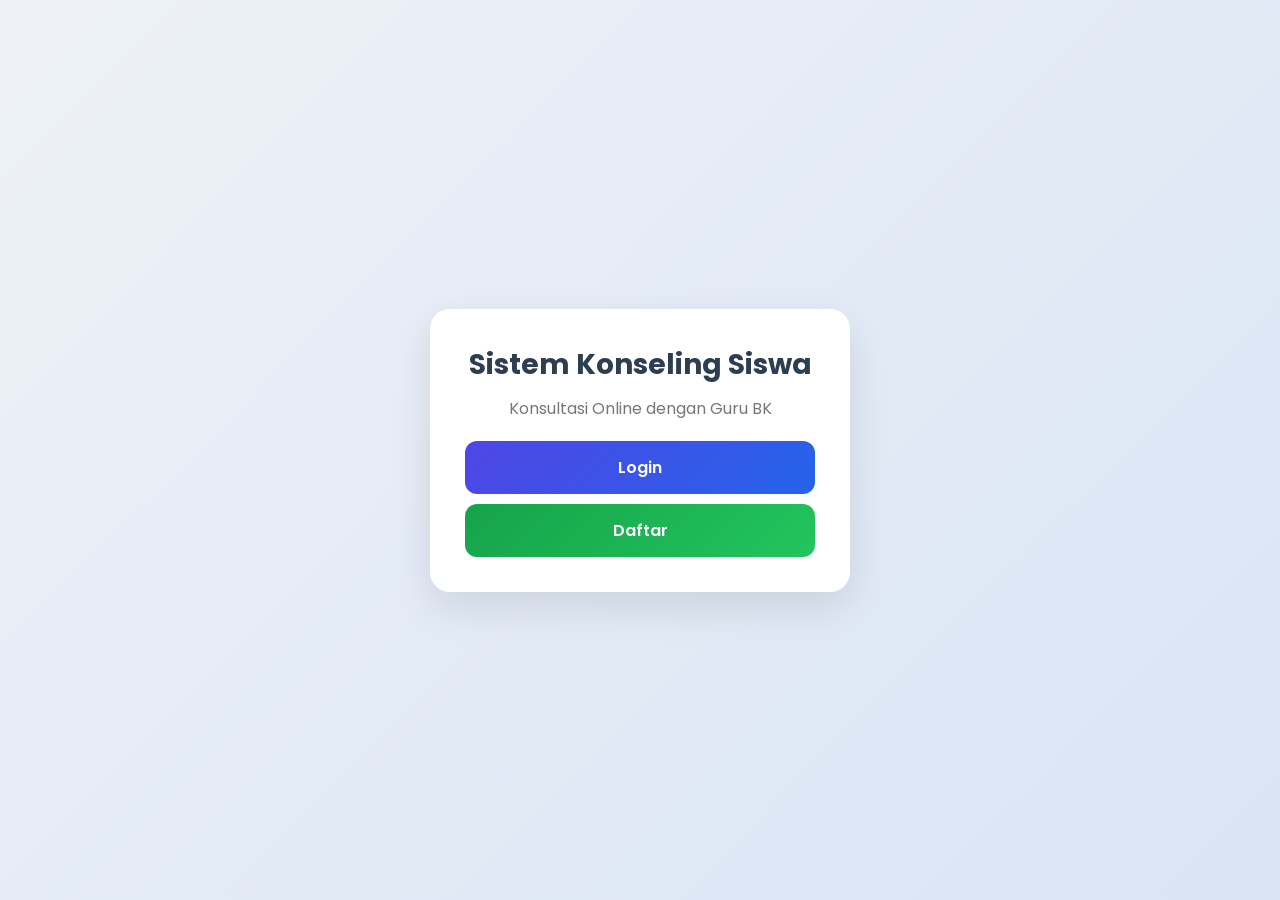
<file: index.html>
<!DOCTYPE html>
<html lang="id">
<head>
<meta charset="UTF-8">
<title>Home</title>
<link rel="stylesheet" href="css/style.css">
</head>
<body>

<div class="container">
<div class="card">
<h1>Sistem Konseling Siswa</h1>
<p>Konsultasi Online dengan Guru BK</p>

<a href="login.html" class="btn">Login</a>
<a href="register.html" class="btn green">Daftar</a>
</div>
</div>

</body>
</html>
</file>
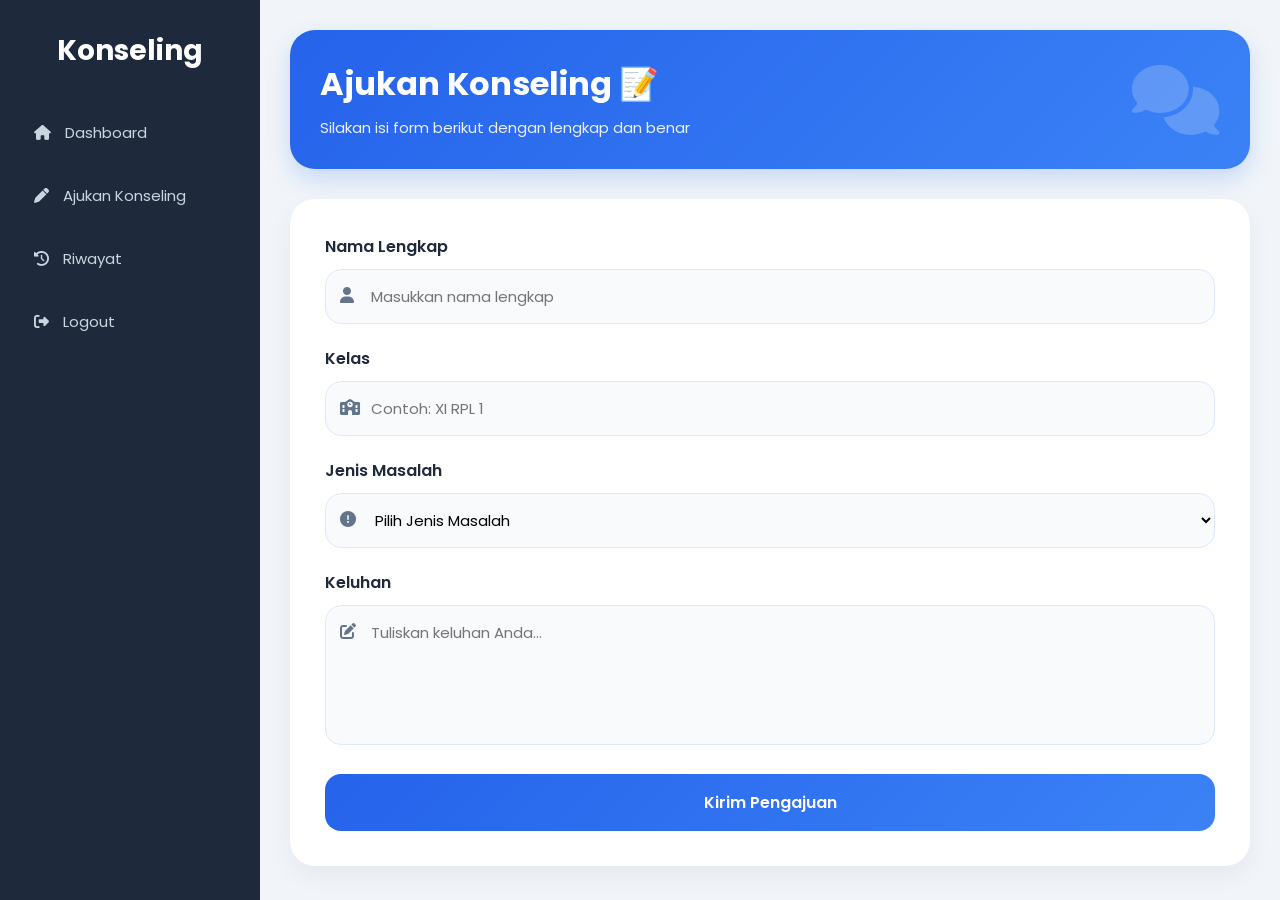
<file: konseling.html>
<!DOCTYPE html>
<html lang="id">

<head>

<meta charset="UTF-8">
<meta name="viewport"
content="width=device-width, initial-scale=1.0">

<title>Ajukan Konseling</title>

<link rel="stylesheet"
href="https://cdnjs.cloudflare.com/ajax/libs/font-awesome/6.5.1/css/all.min.css">

<style>

@import url('https://fonts.googleapis.com/css2?family=Poppins:wght@300;400;500;600;700&display=swap');

*{
margin:0;
padding:0;
box-sizing:border-box;
font-family:'Poppins',sans-serif;
}

body{
background:#f1f5f9;
}

/* WRAPPER */

.wrapper{
display:flex;
min-height:100vh;
}

/* SIDEBAR */

.sidebar{
width:260px;
background:#1e293b;
padding:30px 20px;
position:fixed;
height:100%;
}

.sidebar h2{
text-align:center;
color:white;
margin-bottom:35px;
font-size:28px;
}

.sidebar a{
display:block;
padding:14px;
margin-bottom:12px;
border-radius:14px;
text-decoration:none;
color:#cbd5e1;
transition:0.3s;
font-size:15px;
}

.sidebar a:hover{
background:#2563eb;
color:white;
transform:translateX(5px);
}

.sidebar i{
margin-right:10px;
}

/* MAIN */

.main{
margin-left:260px;
padding:30px;
width:100%;
}

/* TOPBAR */

.topbar{
background:linear-gradient(135deg,#2563eb,#3b82f6);
padding:30px;
border-radius:25px;
color:white;
display:flex;
justify-content:space-between;
align-items:center;
margin-bottom:30px;
box-shadow:0 10px 25px rgba(37,99,235,0.2);
}

.topbar h1{
font-size:32px;
margin-bottom:8px;
}

.topbar p{
font-size:15px;
opacity:0.9;
}

.topbar i{
font-size:70px;
opacity:0.2;
}

/* FORM BOX */

.form-box{
background:white;
padding:35px;
border-radius:25px;
box-shadow:0 10px 25px rgba(0,0,0,0.05);
}

/* INPUT */

.input-group{
margin-bottom:22px;
}

.input-group label{
display:block;
margin-bottom:10px;
font-weight:600;
color:#1e293b;
}

.input-box{
position:relative;
}

.input-box i{
position:absolute;
left:15px;
top:18px;
color:#64748b;
}

.input-box input,
.input-box select,
.input-box textarea{
width:100%;
padding:15px 15px 15px 45px;
border:1px solid #dbeafe;
border-radius:16px;
outline:none;
font-size:15px;
transition:0.3s;
background:#f8fafc;
}

.input-box textarea{
resize:none;
height:140px;
}

.input-box input:focus,
.input-box select:focus,
.input-box textarea:focus{
border-color:#2563eb;
background:white;
box-shadow:0 0 0 4px rgba(37,99,235,0.1);
}

/* BUTTON */

.btn{
width:100%;
padding:16px;
border:none;
border-radius:16px;
background:linear-gradient(135deg,#2563eb,#3b82f6);
color:white;
font-size:16px;
font-weight:600;
cursor:pointer;
transition:0.3s;
}

.btn:hover{
transform:translateY(-3px);
box-shadow:0 10px 20px rgba(37,99,235,0.2);
}

/* RESPONSIVE */

@media(max-width:900px){

.wrapper{
flex-direction:column;
}

.sidebar{
position:relative;
width:100%;
height:auto;
}

.main{
margin-left:0;
}

.topbar{
flex-direction:column;
text-align:center;
gap:20px;
}

}

</style>

</head>

<body>

<div class="wrapper">

<!-- SIDEBAR -->

<div class="sidebar">

<h2>Konseling</h2>

<a href="dashboard.php">
<i class="fa-solid fa-house"></i>
Dashboard
</a>

<a href="konseling.html">
<i class="fa-solid fa-pen"></i>
Ajukan Konseling
</a>

<a href="riwayat.php">
<i class="fa-solid fa-clock-rotate-left"></i>
Riwayat
</a>

<a href="php/logout.php">
<i class="fa-solid fa-right-from-bracket"></i>
Logout
</a>

</div>

<!-- MAIN -->

<div class="main">

<!-- TOPBAR -->

<div class="topbar">

<div>

<h1>Ajukan Konseling 📝</h1>

<p>
Silakan isi form berikut dengan lengkap dan benar
</p>

</div>

<i class="fa-solid fa-comments"></i>

</div>

<!-- FORM -->

<div class="form-box">

<form action="php/simpan_konseling.php" method="POST">

<!-- NAMA -->

<div class="input-group">

<label>Nama Lengkap</label>

<div class="input-box">

<i class="fa-solid fa-user"></i>

<input
type="text"
name="nama"
placeholder="Masukkan nama lengkap"
required>

</div>

</div>

<!-- KELAS -->

<div class="input-group">

<label>Kelas</label>

<div class="input-box">

<i class="fa-solid fa-school"></i>

<input
type="text"
name="kelas"
placeholder="Contoh: XI RPL 1"
required>

</div>

</div>

<!-- MASALAH -->

<div class="input-group">

<label>Jenis Masalah</label>

<div class="input-box">

<i class="fa-solid fa-circle-exclamation"></i>

<select name="jenis_masalah" required>

<option value="">Pilih Jenis Masalah</option>

<option value="Pribadi">
Pribadi
</option>

<option value="Belajar">
Belajar
</option>

<option value="Sosial">
Sosial
</option>

<option value="Keluarga">
Keluarga
</option>

</select>

</div>

</div>

<!-- KELUHAN -->

<div class="input-group">

<label>Keluhan</label>

<div class="input-box">

<i class="fa-solid fa-pen-to-square"></i>

<textarea
name="keluhan"
placeholder="Tuliskan keluhan Anda..."
required></textarea>

</div>

</div>

<!-- BUTTON -->

<button type="submit" class="btn">
Kirim Pengajuan
</button>

</form>

</div>

</div>

</div>

</body>
</html>
</file>
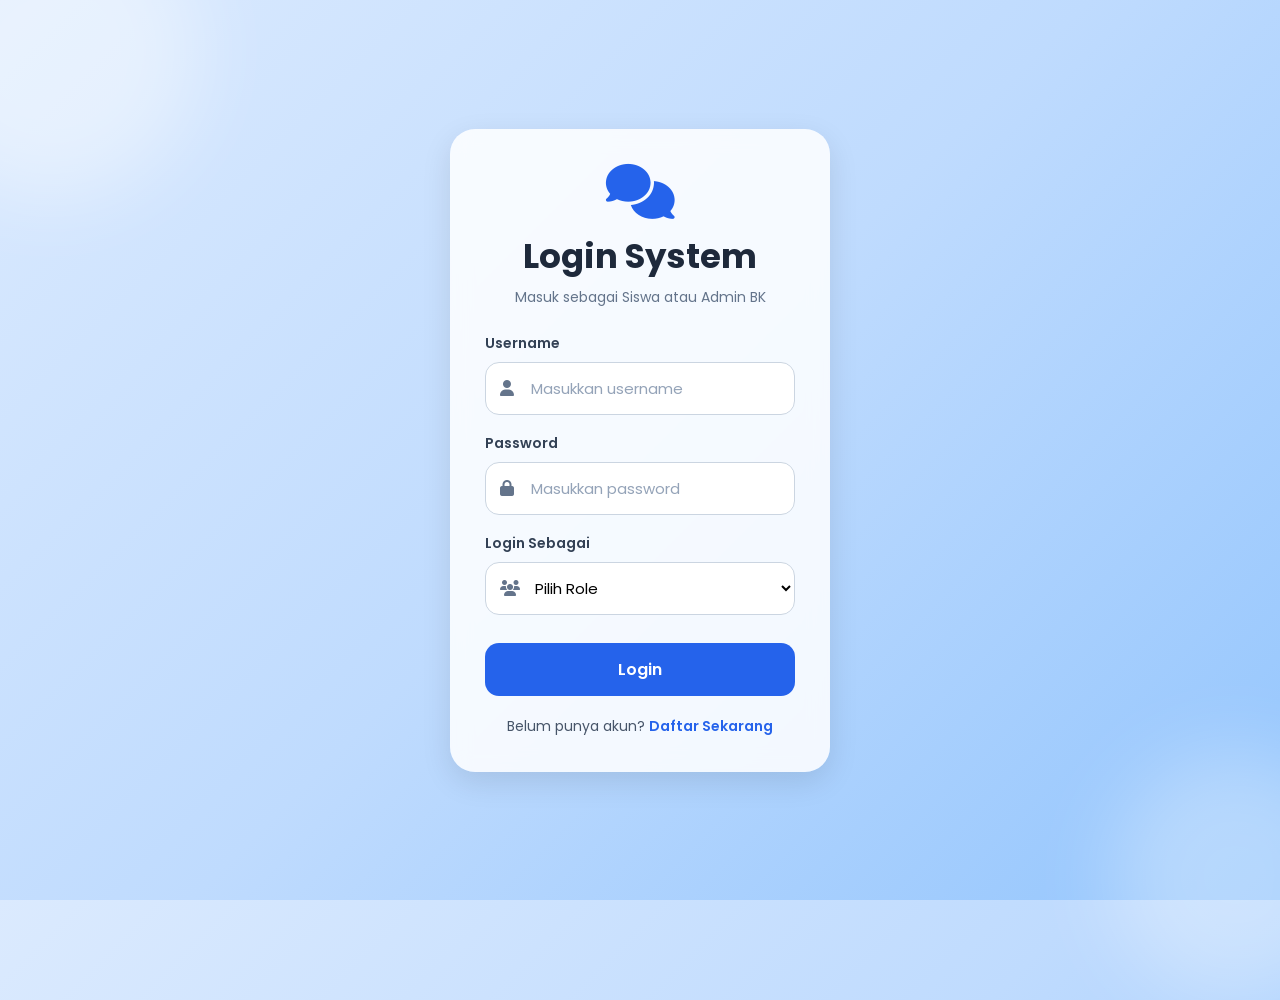
<file: login.html>
<!DOCTYPE html>
<html lang="id">
<head>

<meta charset="UTF-8">
<meta name="viewport" content="width=device-width, initial-scale=1.0">

<title>Login Sistem Konseling</title>

<!-- ICON -->
<link rel="stylesheet"
href="https://cdnjs.cloudflare.com/ajax/libs/font-awesome/6.5.1/css/all.min.css">

<style>

@import url('https://fonts.googleapis.com/css2?family=Poppins:wght@300;400;500;600;700&display=swap');

*{
margin:0;
padding:0;
box-sizing:border-box;
font-family:'Poppins',sans-serif;
}

body{
height:100vh;
display:flex;
justify-content:center;
align-items:center;
background:linear-gradient(135deg,#dbeafe,#bfdbfe,#93c5fd);
overflow:hidden;
position:relative;
}

/* Background Blur */

body::before{
content:'';
position:absolute;
width:300px;
height:300px;
background:rgba(255,255,255,0.4);
border-radius:50%;
top:-100px;
left:-100px;
filter:blur(40px);
}

body::after{
content:'';
position:absolute;
width:250px;
height:250px;
background:rgba(255,255,255,0.3);
border-radius:50%;
bottom:-100px;
right:-80px;
filter:blur(40px);
}

/* LOGIN BOX */

.login-box{
width:380px;
padding:35px;
background:rgba(255,255,255,0.85);
backdrop-filter:blur(10px);
border-radius:25px;
box-shadow:0 10px 30px rgba(0,0,0,0.1);
z-index:10;
animation:fade 0.7s ease;
}

@keyframes fade{

from{
opacity:0;
transform:translateY(20px);
}

to{
opacity:1;
transform:translateY(0);
}

}

/* LOGO */

.logo{
text-align:center;
margin-bottom:25px;
}

.logo i{
font-size:55px;
color:#2563eb;
margin-bottom:12px;
}

.logo h1{
font-size:34px;
color:#1e293b;
margin-bottom:5px;
font-weight:700;
}

.logo p{
font-size:14px;
color:#64748b;
}

/* INPUT */

.input-group{
margin-bottom:18px;
}

.input-group label{
display:block;
margin-bottom:8px;
font-size:14px;
font-weight:600;
color:#334155;
}

.input-box{
position:relative;
}

.input-box i{
position:absolute;
left:15px;
top:50%;
transform:translateY(-50%);
color:#64748b;
}

.input-box input,
.input-box select{
width:100%;
padding:14px 14px 14px 45px;
border:1px solid #cbd5e1;
border-radius:14px;
outline:none;
font-size:15px;
background:white;
transition:0.3s;
}

.input-box input::placeholder{
color:#94a3b8;
}

.input-box input:focus,
.input-box select:focus{
border-color:#2563eb;
box-shadow:0 0 10px rgba(37,99,235,0.2);
}

/* BUTTON */

.btn{
width:100%;
padding:14px;
border:none;
border-radius:14px;
background:#2563eb;
color:white;
font-size:16px;
font-weight:600;
cursor:pointer;
margin-top:10px;
transition:0.3s;
}

.btn:hover{
background:#1d4ed8;
transform:translateY(-2px);
box-shadow:0 10px 20px rgba(37,99,235,0.2);
}

/* BOTTOM */

.bottom{
margin-top:20px;
text-align:center;
font-size:14px;
color:#475569;
}

.bottom a{
text-decoration:none;
color:#2563eb;
font-weight:600;
}

.bottom a:hover{
text-decoration:underline;
}

/* RESPONSIVE */

@media(max-width:480px){

.login-box{
width:90%;
padding:30px;
}

.logo h1{
font-size:28px;
}

}

</style>

</head>

<body>

<div class="login-box">

<!-- LOGO -->

<div class="logo">

<i class="fa-solid fa-comments"></i>

<h1>Login System</h1>

<p>
Masuk sebagai Siswa atau Admin BK
</p>

</div>

<!-- FORM -->

<form action="php/login.php" method="POST">

<!-- USERNAME -->

<div class="input-group">

<label>Username</label>

<div class="input-box">

<i class="fa-solid fa-user"></i>

<input
type="text"
name="username"
placeholder="Masukkan username"
required>

</div>

</div>

<!-- PASSWORD -->

<div class="input-group">

<label>Password</label>

<div class="input-box">

<i class="fa-solid fa-lock"></i>

<input
type="password"
name="password"
placeholder="Masukkan password"
required>

</div>

</div>

<!-- ROLE -->

<div class="input-group">

<label>Login Sebagai</label>

<div class="input-box">

<i class="fa-solid fa-users"></i>

<select name="role" required>

<option value="">Pilih Role</option>
<option value="admin">Admin BK</option>
<option value="siswa">Siswa</option>

</select>

</div>

</div>

<!-- BUTTON -->

<button type="submit" class="btn">
Login
</button>

</form>

<!-- BOTTOM -->

<div class="bottom">

Belum punya akun?
<a href="register.html">
Daftar Sekarang
</a>

</div>

</div>

</body>
</html>
</file>
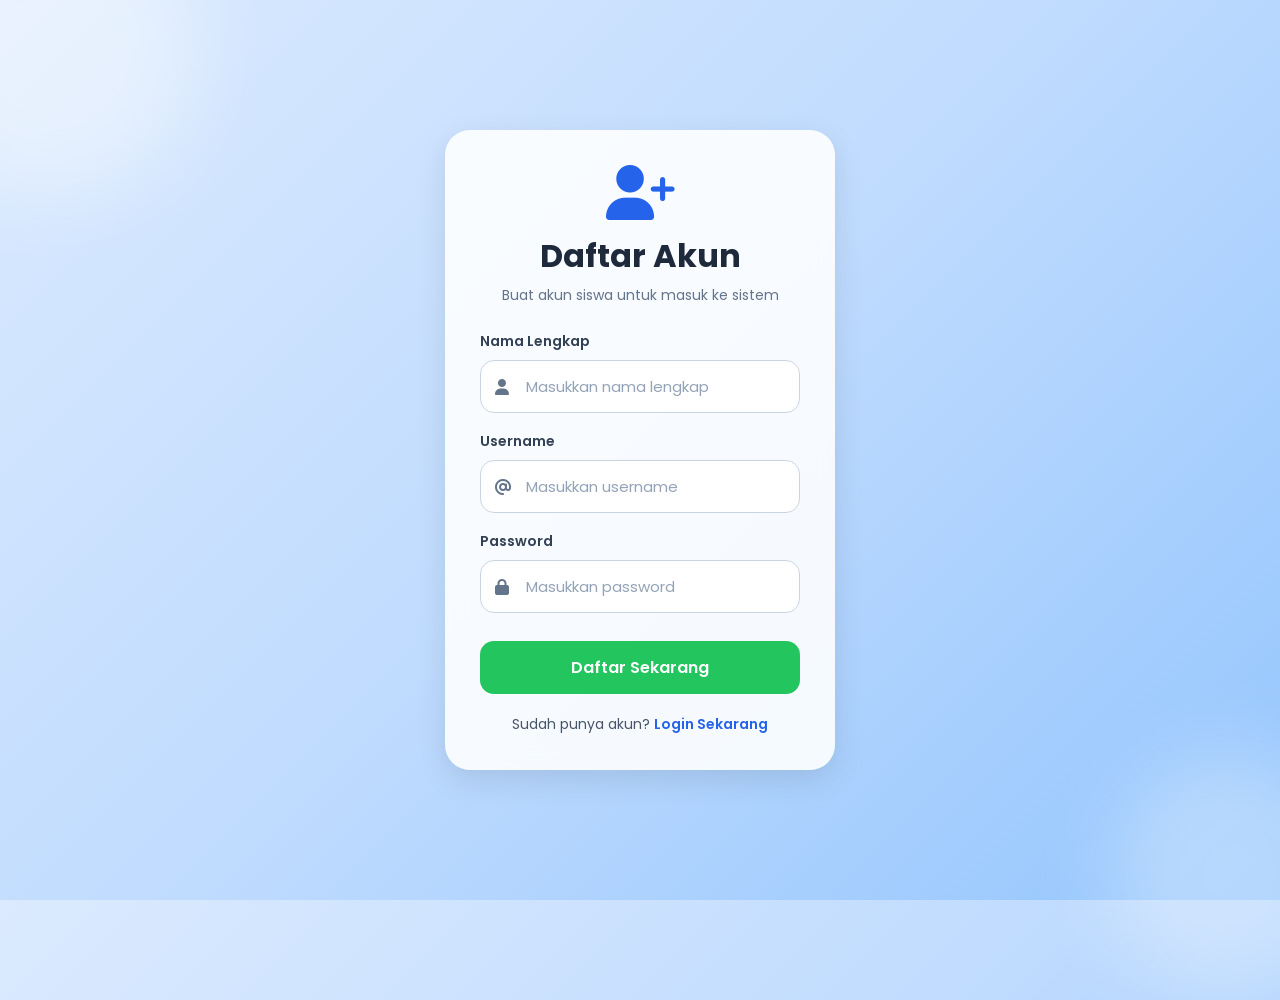
<file: register.html>
<!DOCTYPE html>
<html lang="id">
<head>

<meta charset="UTF-8">
<meta name="viewport" content="width=device-width, initial-scale=1.0">

<title>Daftar Akun</title>

<link rel="stylesheet"
href="https://cdnjs.cloudflare.com/ajax/libs/font-awesome/6.5.1/css/all.min.css">

<style>

@import url('https://fonts.googleapis.com/css2?family=Poppins:wght@300;400;500;600;700&display=swap');

*{
margin:0;
padding:0;
box-sizing:border-box;
font-family:'Poppins',sans-serif;
}

body{
height:100vh;
display:flex;
justify-content:center;
align-items:center;
background:linear-gradient(135deg,#dbeafe,#bfdbfe,#93c5fd);
overflow:hidden;
position:relative;
}

/* BACKGROUND */

body::before{
content:'';
position:absolute;
width:300px;
height:300px;
background:rgba(255,255,255,0.4);
border-radius:50%;
top:-100px;
left:-100px;
filter:blur(40px);
}

body::after{
content:'';
position:absolute;
width:250px;
height:250px;
background:rgba(255,255,255,0.3);
border-radius:50%;
bottom:-100px;
right:-80px;
filter:blur(40px);
}

/* BOX */

.register-box{
width:390px;
padding:35px;
background:rgba(255,255,255,0.88);
border-radius:25px;
backdrop-filter:blur(10px);
box-shadow:0 10px 30px rgba(0,0,0,0.1);
z-index:10;
animation:fade 0.7s ease;
}

@keyframes fade{

from{
opacity:0;
transform:translateY(20px);
}

to{
opacity:1;
transform:translateY(0);
}

}

/* LOGO */

.logo{
text-align:center;
margin-bottom:25px;
}

.logo i{
font-size:55px;
color:#2563eb;
margin-bottom:12px;
}

.logo h1{
font-size:32px;
font-weight:700;
color:#1e293b;
margin-bottom:5px;
}

.logo p{
font-size:14px;
color:#64748b;
}

/* INPUT */

.input-group{
margin-bottom:18px;
}

.input-group label{
display:block;
margin-bottom:8px;
font-size:14px;
font-weight:600;
color:#334155;
}

.input-box{
position:relative;
}

.input-box i{
position:absolute;
left:15px;
top:50%;
transform:translateY(-50%);
color:#64748b;
}

.input-box input{
width:100%;
padding:14px 14px 14px 45px;
border:1px solid #cbd5e1;
border-radius:14px;
outline:none;
font-size:15px;
background:white;
transition:0.3s;
}

.input-box input::placeholder{
color:#94a3b8;
}

.input-box input:focus{
border-color:#2563eb;
box-shadow:0 0 10px rgba(37,99,235,0.2);
}

/* BUTTON */

.btn{
width:100%;
padding:14px;
border:none;
border-radius:14px;
background:#22c55e;
color:white;
font-size:16px;
font-weight:600;
cursor:pointer;
margin-top:10px;
transition:0.3s;
}

.btn:hover{
background:#16a34a;
transform:translateY(-2px);
box-shadow:0 10px 20px rgba(34,197,94,0.2);
}

/* BOTTOM */

.bottom{
margin-top:20px;
text-align:center;
font-size:14px;
color:#475569;
}

.bottom a{
text-decoration:none;
color:#2563eb;
font-weight:600;
}

.bottom a:hover{
text-decoration:underline;
}

/* RESPONSIVE */

@media(max-width:480px){

.register-box{
width:90%;
padding:30px;
}

.logo h1{
font-size:28px;
}

}

</style>

</head>

<body>

<div class="register-box">

<div class="logo">

<i class="fa-solid fa-user-plus"></i>

<h1>Daftar Akun</h1>

<p>
Buat akun siswa untuk masuk ke sistem
</p>

</div>

<form action="php/register.php" method="POST">

<!-- NAMA -->

<div class="input-group">

<label>Nama Lengkap</label>

<div class="input-box">

<i class="fa-solid fa-user"></i>

<input
type="text"
name="nama"
placeholder="Masukkan nama lengkap"
required>

</div>

</div>

<!-- USERNAME -->

<div class="input-group">

<label>Username</label>

<div class="input-box">

<i class="fa-solid fa-at"></i>

<input
type="text"
name="username"
placeholder="Masukkan username"
required>

</div>

</div>

<!-- PASSWORD -->

<div class="input-group">

<label>Password</label>

<div class="input-box">

<i class="fa-solid fa-lock"></i>

<input
type="password"
name="password"
placeholder="Masukkan password"
required>

</div>

</div>

<!-- ROLE -->

<input
type="hidden"
name="role"
value="siswa">

<!-- BUTTON -->

<button type="submit" class="btn">
Daftar Sekarang
</button>

</form>

<div class="bottom">

Sudah punya akun?
<a href="login.html">
Login Sekarang
</a>

</div>

</div>

</body>
</html>
</file>
<file: css/style.css>
/* File: css/style.css */

@import url('https://fonts.googleapis.com/css2?family=Poppins:wght@300;400;500;600;700&display=swap');

*{
margin:0;
padding:0;
box-sizing:border-box;
font-family:'Poppins',sans-serif;
}

body{
background:linear-gradient(135deg,#eef2f7,#d9e4f5);
min-height:100vh;
color:#2c3e50;
}

/* ================= LOGIN ================= */

.container{
display:flex;
justify-content:center;
align-items:center;
min-height:100vh;
padding:20px;
}

.card{
width:420px;
background:white;
padding:35px;
border-radius:20px;
box-shadow:0 15px 40px rgba(0,0,0,.1);
animation:fadeUp .5s;
}

.card h1{
text-align:center;
margin-bottom:10px;
font-size:28px;
}

.card p{
text-align:center;
color:#777;
margin-bottom:20px;
}

input,select,textarea{
width:100%;
padding:14px;
margin:10px 0;
border:1px solid #ddd;
border-radius:12px;
outline:none;
background:#f9fafb;
font-size:14px;
transition:.3s;
}

input:focus,
select:focus,
textarea:focus{
border-color:#2563eb;
box-shadow:0 0 8px rgba(37,99,235,.2);
}

/* BUTTON */

.btn{
display:block;
width:100%;
padding:14px;
border:none;
border-radius:12px;
cursor:pointer;
text-decoration:none;
text-align:center;
font-weight:600;
color:white;
background:linear-gradient(135deg,#4f46e5,#2563eb);
transition:.3s;
margin-top:10px;
}

.btn:hover{
transform:translateY(-2px);
box-shadow:0 8px 20px rgba(0,0,0,.1);
}

.green{
background:linear-gradient(135deg,#16a34a,#22c55e);
}

/* ================= DASHBOARD ================= */

.wrapper{
display:flex;
min-height:100vh;
}

/* SIDEBAR */

.sidebar{
width:260px;
background:linear-gradient(180deg,#1e293b,#0f172a);
padding:25px;
color:white;
}

.sidebar h2{
text-align:center;
margin-bottom:35px;
font-size:24px;
}

.sidebar a{
display:block;
padding:14px;
margin-bottom:10px;
text-decoration:none;
color:#cbd5e1;
border-radius:12px;
transition:.3s;
}

.sidebar a:hover{
background:rgba(255,255,255,.08);
color:white;
padding-left:20px;
}

/* MAIN */

.main{
flex:1;
padding:30px;
}

/* TOPBAR */

.topbar{
background:white;
padding:25px;
border-radius:18px;
margin-bottom:25px;
box-shadow:0 8px 20px rgba(0,0,0,.05);
}

.topbar h2{
font-size:24px;
margin-bottom:8px;
}

.topbar p{
color:#777;
}

/* BOX */

.box{
background:white;
padding:25px;
border-radius:18px;
margin-bottom:25px;
box-shadow:0 8px 20px rgba(0,0,0,.05);
}

.box h3{
margin-bottom:20px;
}

/* STATISTIK */

.stats{
display:grid;
grid-template-columns:repeat(auto-fit,minmax(250px,1fr));
gap:20px;
margin-bottom:25px;
}

.stat-card{
padding:25px;
border-radius:18px;
color:white;
box-shadow:0 8px 20px rgba(0,0,0,.1);
}

.stat-card h4{
margin-bottom:10px;
font-size:15px;
}

.stat-card h1{
font-size:35px;
}

.blue{
background:linear-gradient(135deg,#2563eb,#60a5fa);
}

.orange{
background:linear-gradient(135deg,#ea580c,#fb923c);
}

.green2{
background:linear-gradient(135deg,#16a34a,#4ade80);
}

.purple{
background:linear-gradient(135deg,#7c3aed,#a78bfa);
}

/* TABLE */

table{
width:100%;
border-collapse:collapse;
margin-top:20px;
border-radius:15px;
overflow:hidden;
table-layout:fixed;
}

table th{
background:#2563eb;
color:white;
padding:16px;
font-size:15px;
text-align:center;
}

table td{
padding:16px;
border-bottom:1px solid #eee;
text-align:center;
word-wrap:break-word;
}

table tr:nth-child(even){
background:#f8fafc;
}

table tr:hover{
background:#eef4ff;
}

/* STATUS */

.status-diproses{
background:#f59e0b;
padding:6px 10px;
border-radius:10px;
color:white;
font-size:13px;
}

.status-selesai{
background:#16a34a;
padding:6px 10px;
border-radius:10px;
color:white;
font-size:13px;
}

/* ANIMASI */

@keyframes fadeUp{

from{
opacity:0;
transform:translateY(20px);
}

to{
opacity:1;
transform:translateY(0);
}

}

/* RESPONSIVE */

@media(max-width:900px){

.wrapper{
flex-direction:column;
}

.sidebar{
width:100%;
}

.main{
padding:15px;
}

table{
font-size:12px;
}

}
</file>
